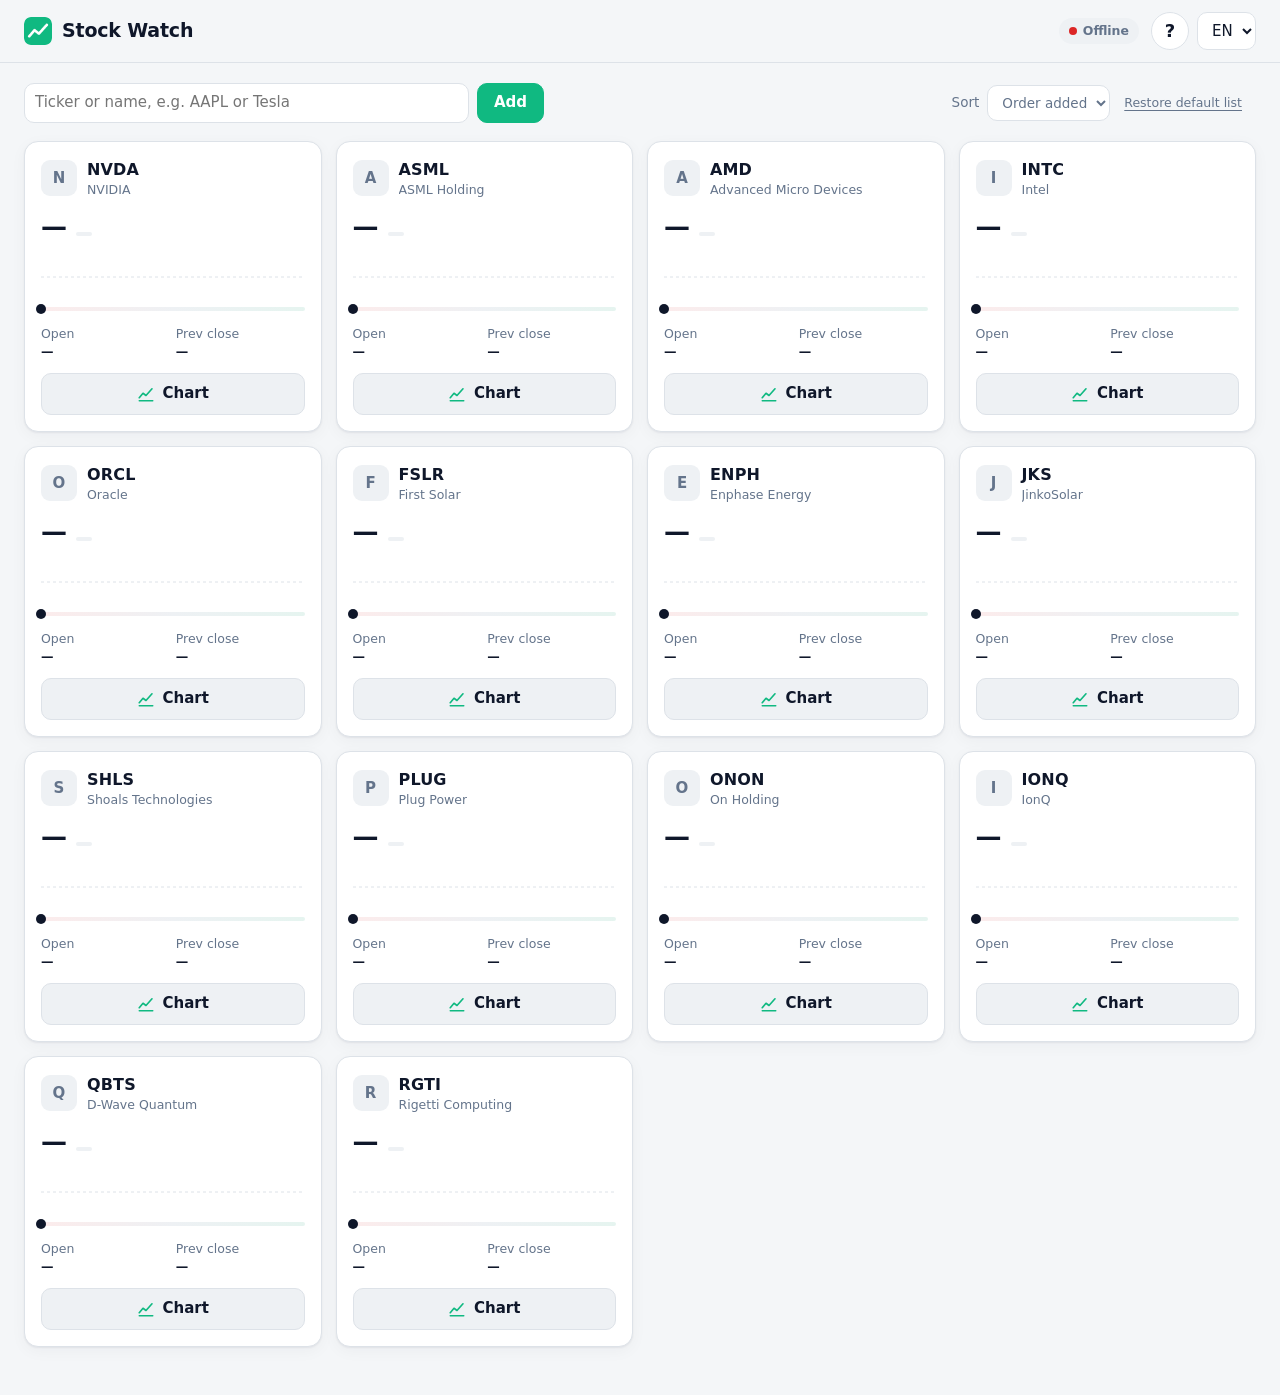
<file: index.html>
<!doctype html>
<html lang="en">
<head>
  <meta charset="utf-8">
  <meta name="viewport" content="width=device-width, initial-scale=1">
  <title>Stock Watch</title>
  <meta name="description" content="Real-time stock watchlist">
  <meta name="theme-color" content="#0b0f14">
  <link rel="manifest" href="manifest.webmanifest">
  <link rel="icon" type="image/png" href="icons/icon-192.png">
  <link rel="apple-touch-icon" href="icons/icon-192.png">
  <link rel="stylesheet" href="style.css">
</head>
<body>
  <header class="topbar">
    <div class="brand">
      <img src="icons/icon-192.png" width="28" height="28" alt="">
      <h1 data-i18n="title">Stock Watch</h1>
    </div>
    <div class="status">
      <span id="market-status" class="pill" hidden></span>
      <span id="conn-status" class="pill conn"><span class="dot"></span><span class="label"></span></span>
    </div>
    <div class="actions">
      <button id="install" type="button" class="btn primary" data-i18n="install" hidden>Install app</button>
      <a id="help" class="help-btn" href="help.html" target="_blank" rel="noopener" data-i18n-title="help" title="Help">?</a>
      <select id="lang" aria-label="Language">
        <option value="en">EN</option>
        <option value="he">HE</option>
      </select>
    </div>
  </header>

  <main>
    <div class="toolbar">
      <form id="add-form" class="add-form" autocomplete="off">
        <div class="search-wrap">
          <input id="add-input" type="text" spellcheck="false" data-i18n-placeholder="addPlaceholder" aria-autocomplete="list" aria-controls="suggestions">
          <ul id="suggestions" class="suggestions" role="listbox" hidden></ul>
        </div>
        <button type="submit" class="btn primary" data-i18n="add"></button>
      </form>
      <div class="toolbar-right">
        <label class="sort">
          <span data-i18n="sortBy"></span>
          <select id="sort">
            <option value="manual" data-i18n="sortManual"></option>
            <option value="change-desc" data-i18n="sortGainers"></option>
            <option value="change-asc" data-i18n="sortLosers"></option>
            <option value="symbol" data-i18n="sortSymbol"></option>
          </select>
        </label>
        <button type="button" id="reset-list" class="link-btn small" data-i18n="resetList"></button>
        <span id="updated" class="muted small"></span>
      </div>
    </div>

    <div id="grid" class="grid"></div>
    <p id="empty" class="empty muted" data-i18n="empty" hidden></p>
  </main>

  <div id="toast" class="toast" role="status" hidden>
    <span class="msg"></span>
    <button type="button" class="undo" hidden></button>
  </div>

  <dialog id="detail" class="detail" aria-labelledby="detail-symbol">
    <div class="detail-body">
      <div class="detail-head">
        <div>
          <div id="detail-symbol" class="detail-symbol" dir="ltr"></div>
          <div class="detail-name muted" dir="auto"></div>
        </div>
        <button type="button" class="detail-close" data-i18n-title="close" aria-label="Close">&times;</button>
      </div>
      <div class="detail-quote">
        <span class="detail-price" dir="ltr"></span>
        <span class="detail-change" dir="ltr"></span>
        <span class="detail-period muted"></span>
      </div>
      <div class="detail-ext ext small" hidden>
        <span class="ext-label muted"></span>
        <span class="ext-price" dir="ltr"></span>
        <span class="ext-change" dir="ltr"></span>
      </div>
      <div class="ranges" role="tablist"></div>
      <div class="chart-wrap">
        <svg id="chart" aria-hidden="true"></svg>
        <div class="chart-tip" hidden><span class="tip-price" dir="ltr"></span><span class="tip-time muted"></span></div>
        <p class="chart-msg muted" hidden></p>
      </div>
      <dl class="detail-stats"></dl>
    </div>
  </dialog>

  <template id="card-tpl">
    <article class="card" tabindex="0">
      <button type="button" class="remove" aria-label="Remove">&times;</button>
      <div class="card-head">
        <div class="logo"></div>
        <div class="ident">
          <div class="symbol" dir="ltr"></div>
          <div class="name muted" dir="auto"></div>
        </div>
      </div>
      <div class="price-row">
        <span class="price" dir="ltr">—</span>
        <span class="change" dir="ltr"></span>
        <span class="delayed pill small" data-i18n="delayed" hidden></span>
      </div>
      <div class="ext small" hidden>
        <span class="ext-label muted"></span>
        <span class="ext-price" dir="ltr"></span>
        <span class="ext-change" dir="ltr"></span>
      </div>
      <svg class="spark" viewBox="0 0 100 32" preserveAspectRatio="none" aria-hidden="true">
        <line class="base" x1="0" x2="100" y1="16" y2="16"></line>
        <polyline class="line" points=""></polyline>
      </svg>
      <div class="range" dir="ltr">
        <div class="range-bar"><span class="range-mark"></span></div>
        <div class="range-labels muted small"><span class="low"></span><span class="high"></span></div>
      </div>
      <dl class="stats small">
        <div><dt class="muted" data-i18n="open"></dt><dd class="open" dir="ltr">—</dd></div>
        <div><dt class="muted" data-i18n="prevClose"></dt><dd class="pc" dir="ltr">—</dd></div>
      </dl>
      <button type="button" class="chart-btn">
        <svg viewBox="0 0 24 24" width="18" height="18" aria-hidden="true"><path d="M3 17l5-6 4 3 8-9" fill="none" stroke="currentColor" stroke-width="2.2" stroke-linecap="round" stroke-linejoin="round"/><path d="M3 21h18" stroke="currentColor" stroke-width="2" stroke-linecap="round"/></svg>
        <span data-i18n="chart"></span>
      </button>
    </article>
  </template>

  <script src="i18n.js"></script>
  <script src="detail.js"></script>
  <script src="app.js"></script>
</body>
</html>
</file>
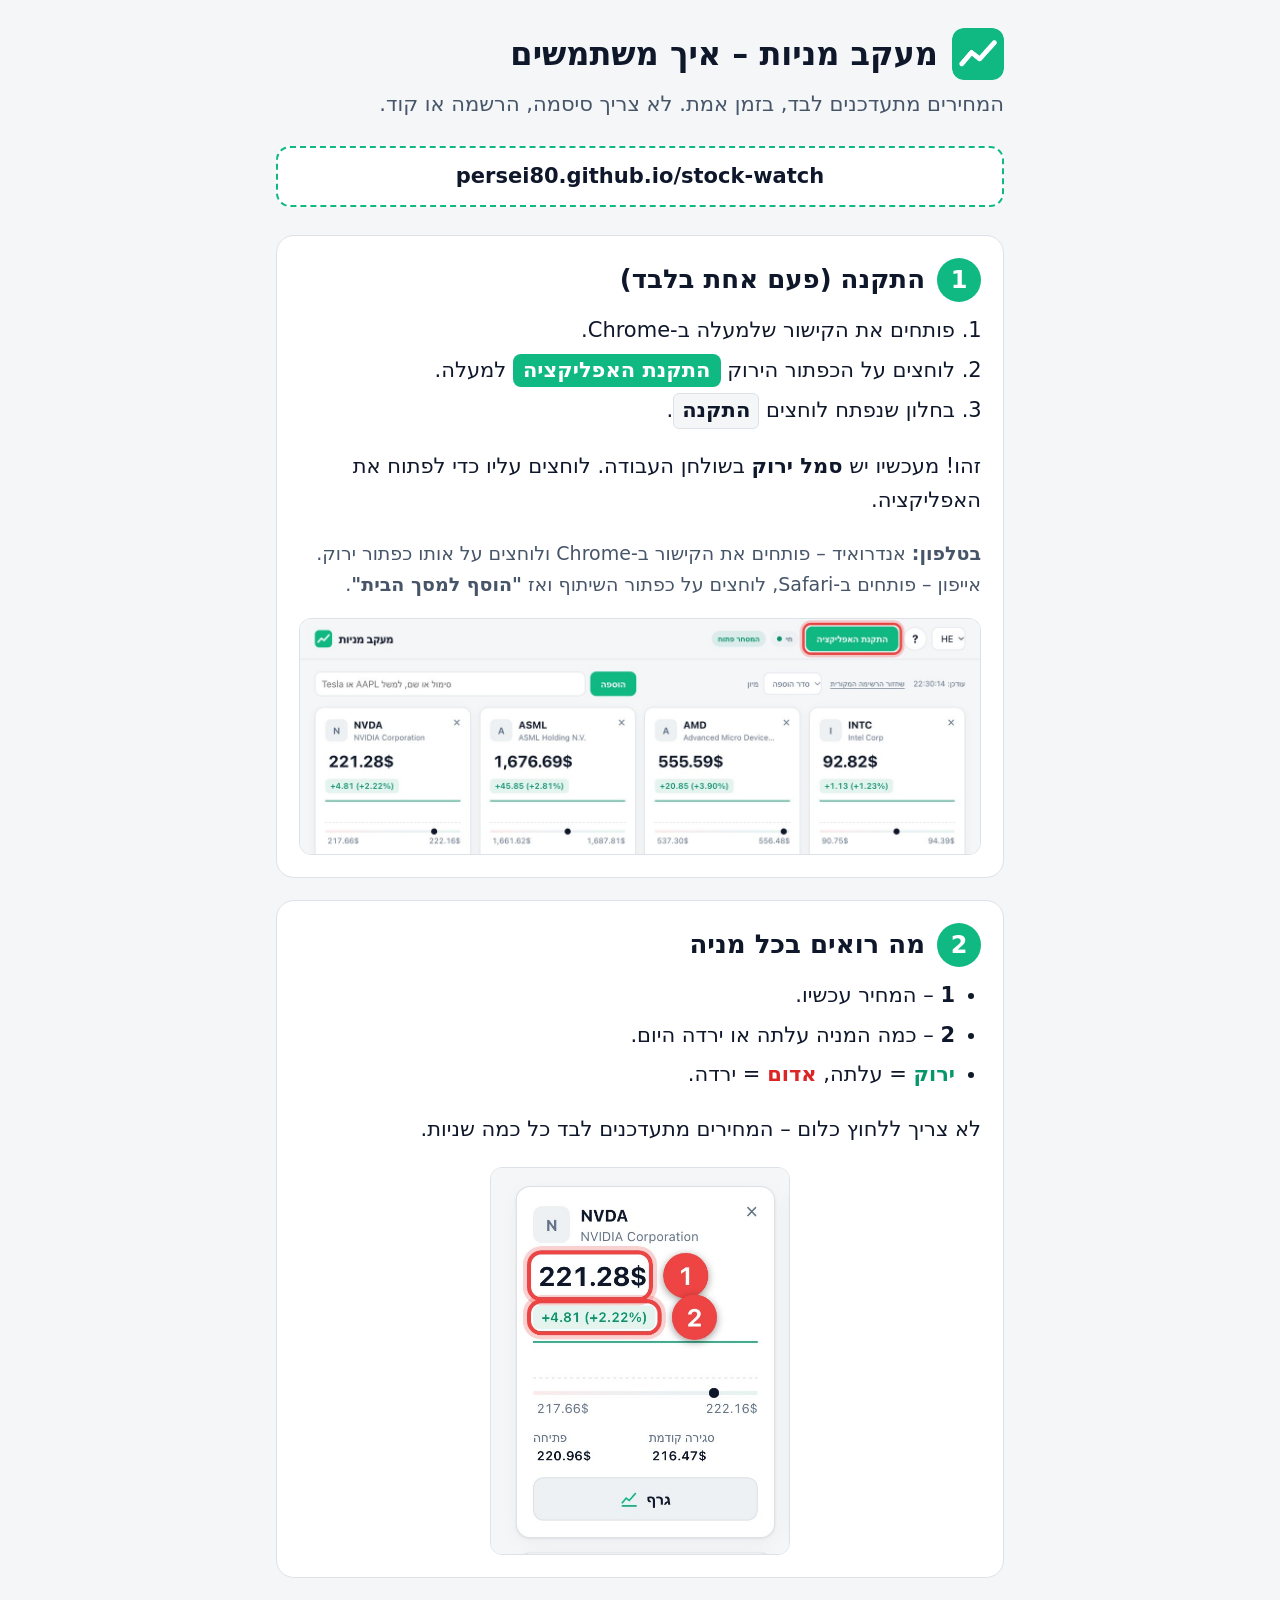
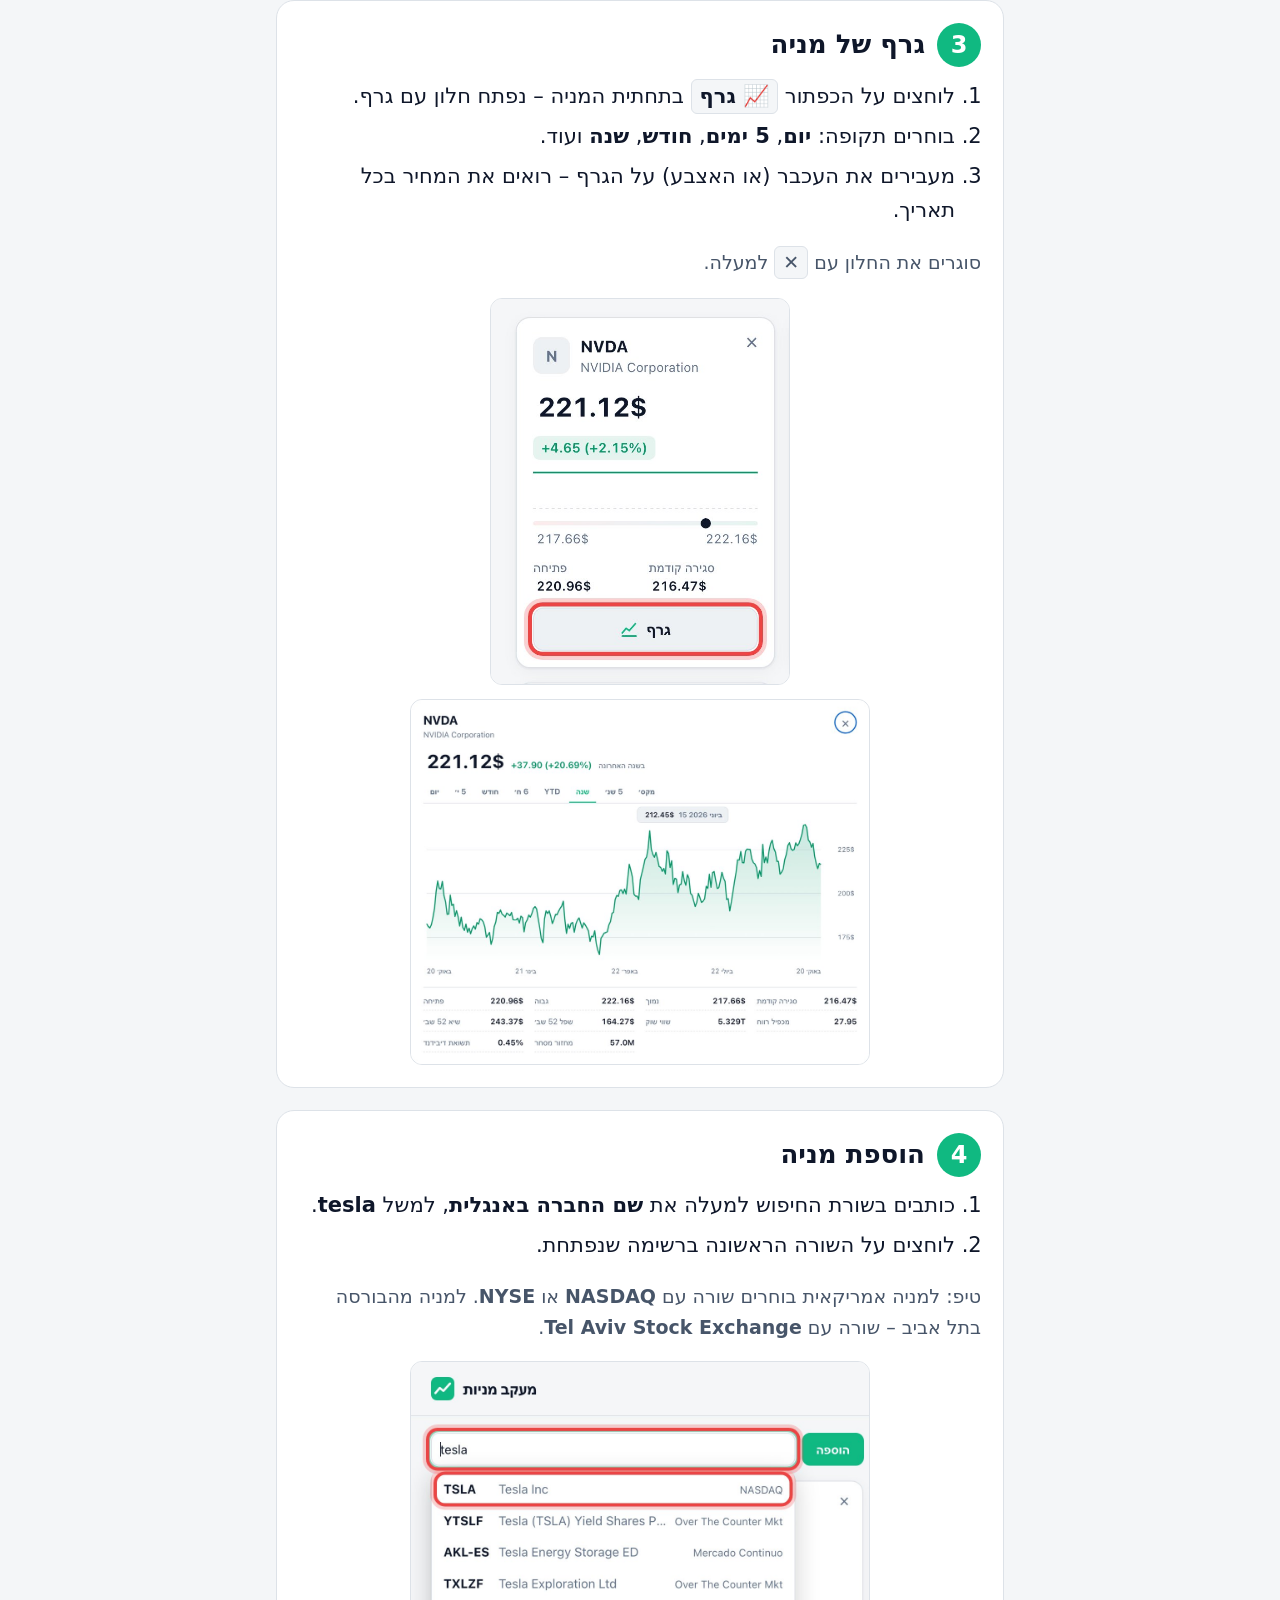
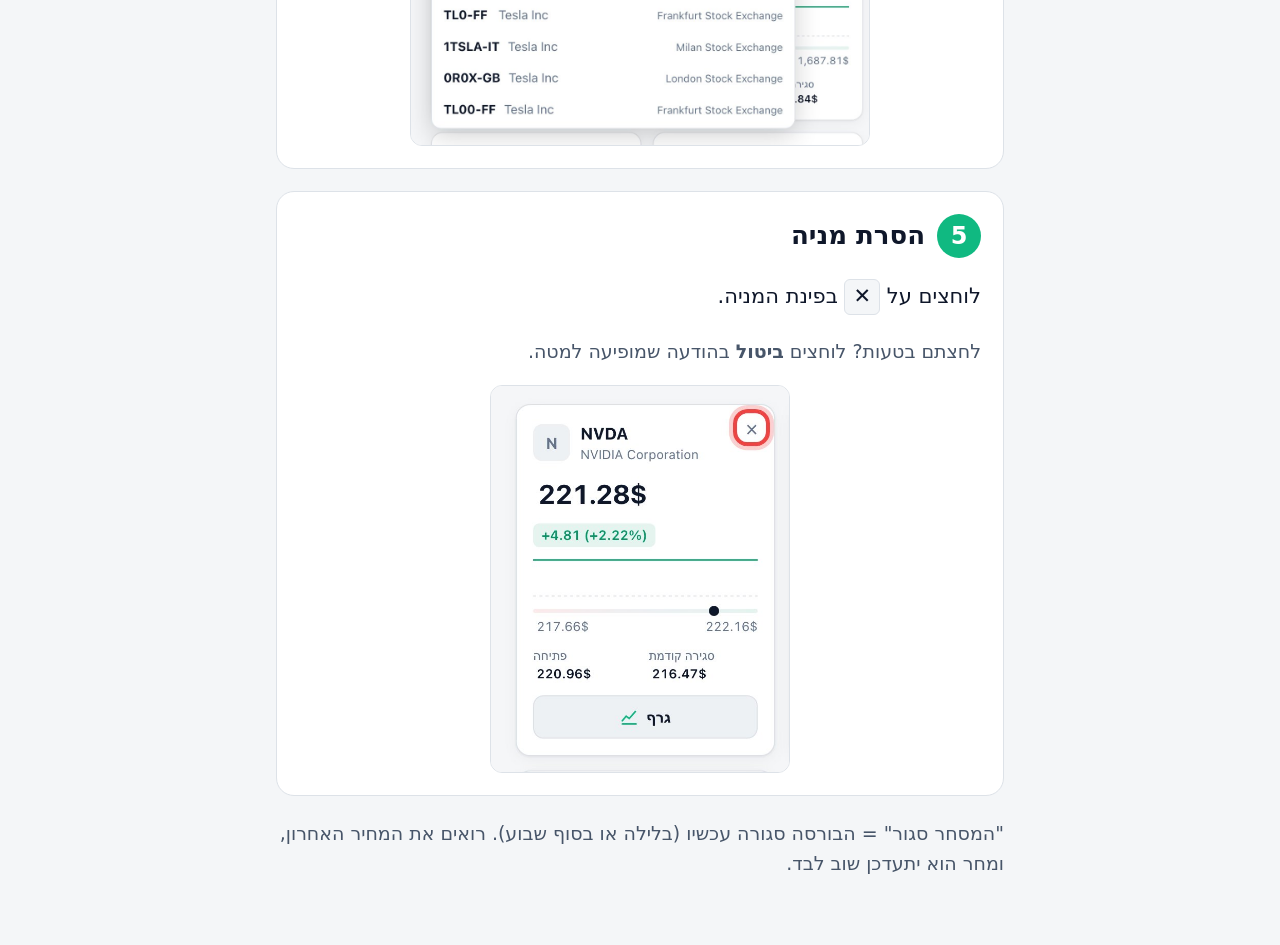
<file: help.html>
<!doctype html>
<html lang="he" dir="rtl">
<head>
  <meta charset="utf-8">
  <meta name="viewport" content="width=device-width, initial-scale=1">
  <title>איך משתמשים – מעקב מניות</title>
  <link rel="icon" type="image/png" href="icons/icon-192.png">
  <style>
    :root {
      --bg: #f4f6f8;
      --surface: #ffffff;
      --border: #dde2e8;
      --text: #0f172a;
      --muted: #475569;
      --accent: #10b981;
      --up: #059669;
      --down: #dc2626;
    }
    * { box-sizing: border-box; }
    body {
      margin: 0;
      background: var(--bg);
      color: var(--text);
      font: 21px/1.6 system-ui, -apple-system, "Segoe UI", Arial, sans-serif;
    }
    main { max-width: 760px; margin: 0 auto; padding: 28px 16px 48px; }
    header { display: flex; align-items: center; gap: 14px; margin-bottom: 8px; }
    header img { width: 52px; height: 52px; border-radius: 12px; }
    h1 { margin: 0; font-size: 32px; line-height: 1.2; }
    .lead { color: var(--muted); margin: 4px 0 24px; }
    .link {
      display: block;
      background: var(--surface);
      border: 2px dashed var(--accent);
      border-radius: 14px;
      padding: 12px 16px;
      margin-bottom: 28px;
      font-weight: 700;
      direction: ltr;
      text-align: center;
      color: var(--text);
      text-decoration: none;
      word-break: break-all;
    }
    section {
      background: var(--surface);
      border: 1px solid var(--border);
      border-radius: 18px;
      padding: 22px;
      margin-bottom: 22px;
      break-inside: avoid;
    }
    h2 { display: flex; align-items: center; gap: 12px; margin: 0 0 12px; font-size: 26px; }
    .num {
      flex: none;
      width: 44px;
      height: 44px;
      border-radius: 50%;
      background: var(--accent);
      color: #fff;
      display: grid;
      place-items: center;
      font-size: 24px;
    }
    ol, ul { margin: 0 0 14px; padding-inline-start: 26px; }
    li { margin-bottom: 6px; }
    img.shot {
      display: block;
      max-width: 100%;
      margin: 14px auto 0;
      border: 1px solid var(--border);
      border-radius: 12px;
    }
    img.shot.small { max-width: 300px; }
    img.shot.medium { max-width: 460px; }
    .red { color: var(--down); font-weight: 700; }
    .green { color: var(--up); font-weight: 700; }
    .btn-like {
      display: inline-block;
      background: var(--accent);
      color: #fff;
      border-radius: 8px;
      padding: 0 10px;
      font-weight: 700;
    }
    .key {
      display: inline-block;
      border: 1px solid var(--border);
      border-radius: 6px;
      padding: 0 8px;
      background: var(--bg);
      font-weight: 700;
    }
    .tip { color: var(--muted); font-size: 19px; }
    .en { direction: ltr; unicode-bidi: isolate; font-weight: 700; white-space: nowrap; }
    @page { margin: 12mm; }
    @media print {
      body { background: #fff; font-size: 15px; line-height: 1.5; }
      main { padding: 0; }
      header img { width: 40px; height: 40px; }
      h1 { font-size: 26px; }
      .lead { margin-bottom: 12px; }
      .link { margin-bottom: 14px; padding: 8px; }
      section { padding: 12px 16px; margin-bottom: 12px; }
      h2 { font-size: 20px; margin-bottom: 6px; }
      .num { width: 32px; height: 32px; font-size: 18px; }
      ol, ul { margin-bottom: 6px; }
      li { margin-bottom: 2px; }
      p { margin: 6px 0; }
      .tip { font-size: 14px; }
      img.shot { max-height: 210px; margin-top: 8px; }
      img.shot.small { max-height: 190px; }
      img.shot.medium { max-height: 260px; }
    }
  </style>
</head>
<body>
  <main>
    <header>
      <img src="icons/icon-192.png" alt="">
      <h1>מעקב מניות – איך משתמשים</h1>
    </header>
    <p class="lead">המחירים מתעדכנים לבד, בזמן אמת. לא צריך סיסמה, הרשמה או קוד.</p>

    <a class="link" href="https://persei80.github.io/stock-watch/">persei80.github.io/stock-watch</a>

    <section>
      <h2><span class="num">1</span> התקנה (פעם אחת בלבד)</h2>
      <ol>
        <li>פותחים את הקישור שלמעלה ב-Chrome.</li>
        <li>לוחצים על הכפתור הירוק <span class="btn-like">התקנת האפליקציה</span> למעלה.</li>
        <li>בחלון שנפתח לוחצים <span class="key">התקנה</span>.</li>
      </ol>
      <p>זהו! מעכשיו יש <b>סמל ירוק</b> בשולחן העבודה. לוחצים עליו כדי לפתוח את האפליקציה.</p>
      <p class="tip"><b>בטלפון:</b> אנדרואיד – פותחים את הקישור ב-Chrome ולוחצים על אותו כפתור ירוק. אייפון – פותחים ב-Safari, לוחצים על כפתור השיתוף ואז <b>"הוסף למסך הבית"</b>.</p>
      <img class="shot" src="help/install.jpg" alt="הכפתור התקנת האפליקציה בראש המסך">
    </section>

    <section>
      <h2><span class="num">2</span> מה רואים בכל מניה</h2>
      <ul>
        <li><b>1</b> – המחיר עכשיו.</li>
        <li><b>2</b> – כמה המניה עלתה או ירדה היום.</li>
        <li><span class="green">ירוק</span> = עלתה, <span class="red">אדום</span> = ירדה.</li>
      </ul>
      <p>לא צריך ללחוץ כלום – המחירים מתעדכנים לבד כל כמה שניות.</p>
      <img class="shot small" src="help/card.jpg" alt="כרטיס מניה עם מחיר ושינוי יומי">
    </section>

    <section>
      <h2><span class="num">3</span> גרף של מניה</h2>
      <ol>
        <li>לוחצים על הכפתור <span class="key">📈 גרף</span> בתחתית המניה – נפתח חלון עם גרף.</li>
        <li>בוחרים תקופה: <b>יום</b>, <b>5 ימים</b>, <b>חודש</b>, <b>שנה</b> ועוד.</li>
        <li>מעבירים את העכבר (או האצבע) על הגרף – רואים את המחיר בכל תאריך.</li>
      </ol>
      <p class="tip">סוגרים את החלון עם <span class="key">✕</span> למעלה.</p>
      <img class="shot small" src="help/chartbtn.jpg" alt="הכפתור גרף בתחתית כרטיס המניה">
      <img class="shot medium" src="help/chart.jpg" alt="חלון גרף של מניה עם בחירת תקופה">
    </section>

    <section>
      <h2><span class="num">4</span> הוספת מניה</h2>
      <ol>
        <li>כותבים בשורת החיפוש למעלה את <b>שם החברה באנגלית</b>, למשל <span class="en">tesla</span>.</li>
        <li>לוחצים על השורה הראשונה ברשימה שנפתחת.</li>
      </ol>
      <p class="tip">טיפ: למניה אמריקאית בוחרים שורה עם <span class="en">NASDAQ</span> או <span class="en">NYSE</span>. למניה מהבורסה בתל אביב – שורה עם <span class="en">Tel Aviv Stock Exchange</span>.</p>
      <img class="shot medium" src="help/add.jpg" alt="חיפוש tesla ובחירת השורה הראשונה">
    </section>

    <section>
      <h2><span class="num">5</span> הסרת מניה</h2>
      <p>לוחצים על <span class="key">✕</span> בפינת המניה.</p>
      <p class="tip">לחצתם בטעות? לוחצים <b>ביטול</b> בהודעה שמופיעה למטה.</p>
      <img class="shot small" src="help/remove.jpg" alt="כפתור ההסרה בפינת כרטיס המניה">
    </section>

    <p class="tip">"המסחר סגור" = הבורסה סגורה עכשיו (בלילה או בסוף שבוע). רואים את המחיר האחרון, ומחר הוא יתעדכן שוב לבד.</p>
  </main>
</body>
</html>
</file>
<file: style.css>
:root {
  --bg: #f4f6f8;
  --surface: #ffffff;
  --surface-2: #eef1f4;
  --border: #dde2e8;
  --text: #0f172a;
  --muted: #64748b;
  --accent: #10b981;
  --up: #059669;
  --up-bg: rgba(5, 150, 105, 0.1);
  --down: #dc2626;
  --down-bg: rgba(220, 38, 38, 0.09);
  --shadow: 0 1px 2px rgba(15, 23, 42, 0.06), 0 4px 16px rgba(15, 23, 42, 0.04);
  --radius: 14px;
  color-scheme: light;
}

@media (prefers-color-scheme: dark) {
  :root {
    --bg: #0b0f14;
    --surface: #131a22;
    --surface-2: #1b2430;
    --border: #243040;
    --text: #e6edf3;
    --muted: #8b98a8;
    --up: #34d399;
    --up-bg: rgba(52, 211, 153, 0.12);
    --down: #f87171;
    --down-bg: rgba(248, 113, 113, 0.12);
    --shadow: none;
    color-scheme: dark;
  }
}

* { box-sizing: border-box; }

html, body { margin: 0; }

body {
  background: var(--bg);
  color: var(--text);
  text-align: left; /* inherited as "left", so Hebrew text doesn't shift the layout */
  font: 15px/1.45 system-ui, -apple-system, "Segoe UI", Roboto, "Noto Sans Hebrew", Arial, sans-serif;
  -webkit-font-smoothing: antialiased;
}

a { color: var(--accent); }
.muted { color: var(--muted); }
.small { font-size: 12.5px; }

/* ---------- top bar ---------- */

.topbar {
  position: sticky;
  top: 0;
  z-index: 10;
  display: flex;
  align-items: center;
  gap: 12px;
  padding: 12px 24px;
  background: color-mix(in srgb, var(--bg) 85%, transparent);
  backdrop-filter: blur(10px);
  border-bottom: 1px solid var(--border);
}

.brand { display: flex; align-items: center; gap: 10px; }
.brand img { border-radius: 7px; }
.brand h1 { margin: 0; font-size: 19px; font-weight: 700; letter-spacing: -0.01em; }

.status { display: flex; gap: 8px; flex-wrap: wrap; margin-inline-start: auto; }
.actions { display: flex; align-items: center; gap: 8px; }

.pill {
  display: inline-flex;
  align-items: center;
  gap: 6px;
  padding: 4px 10px;
  border-radius: 999px;
  font-size: 12.5px;
  font-weight: 600;
  background: var(--surface-2);
  color: var(--muted);
  white-space: nowrap;
}
.pill.market.open { background: var(--up-bg); color: var(--up); }
.pill.market.ext { background: rgba(245, 158, 11, 0.14); color: #d97706; }

.conn .dot { width: 8px; height: 8px; border-radius: 50%; background: var(--muted); }
.conn[data-kind="live"] .dot { background: var(--up); animation: pulse 2s infinite; }
.conn[data-kind="connecting"] .dot { background: #f59e0b; }
.conn[data-kind="offline"] .dot { background: var(--down); }

@keyframes pulse {
  0% { box-shadow: 0 0 0 0 color-mix(in srgb, var(--up) 60%, transparent); }
  70% { box-shadow: 0 0 0 6px transparent; }
  100% { box-shadow: 0 0 0 0 transparent; }
}

select, input, button { font: inherit; color: inherit; }

select, input[type="text"] {
  text-align: left;
  background: var(--surface);
  border: 1px solid var(--border);
  border-radius: 10px;
  padding: 8px 10px;
}
select { padding-inline-end: 6px; cursor: pointer; }
input[type="text"]:focus, select:focus { outline: 2px solid color-mix(in srgb, var(--accent) 50%, transparent); outline-offset: 1px; }

.btn {
  border: 1px solid var(--border);
  background: var(--surface);
  border-radius: 10px;
  padding: 8px 16px;
  font-weight: 600;
  cursor: pointer;
  white-space: nowrap;
}
.btn:hover { background: var(--surface-2); }
.btn.primary { background: var(--accent); border-color: var(--accent); color: #fff; }
.btn.primary:hover { filter: brightness(1.07); }

.help-btn {
  display: grid;
  place-items: center;
  width: 38px;
  height: 38px;
  border: 1px solid var(--border);
  border-radius: 50%;
  background: var(--surface);
  color: var(--text);
  font-weight: 700;
  font-size: 18px;
  text-decoration: none;
}
.help-btn:hover { background: var(--surface-2); }

.link-btn {
  border: 0;
  background: none;
  padding: 0;
  color: var(--muted);
  text-decoration: underline;
  text-underline-offset: 3px;
  cursor: pointer;
}
.link-btn:hover { color: var(--text); }

/* ---------- layout ---------- */

main { max-width: 1280px; margin: 0 auto; padding: 20px 24px 48px; }

.toolbar {
  display: flex;
  flex-wrap: wrap;
  gap: 12px;
  align-items: center;
  justify-content: space-between;
  margin-bottom: 18px;
}

.add-form { display: flex; gap: 8px; flex: 1 1 360px; max-width: 520px; }
.search-wrap { position: relative; flex: 1; }
.search-wrap input { width: 100%; }

.suggestions {
  position: absolute;
  inset-inline: 0;
  top: calc(100% + 4px);
  z-index: 20;
  margin: 0;
  padding: 4px;
  list-style: none;
  background: var(--surface);
  border: 1px solid var(--border);
  border-radius: 12px;
  box-shadow: 0 8px 30px rgba(0, 0, 0, 0.18);
  max-height: 320px;
  overflow-y: auto;
}
.suggestions li {
  display: flex;
  gap: 10px;
  align-items: baseline;
  padding: 8px 10px;
  border-radius: 8px;
  cursor: pointer;
}
.suggestions li strong { min-width: 56px; }
.suggestions li span { flex: 1; overflow: hidden; text-overflow: ellipsis; white-space: nowrap; }
.suggestions li .exch { flex: none; }
.suggestions li:hover, .suggestions li[aria-selected="true"] { background: var(--surface-2); }
.suggestions li.in-list { opacity: 0.5; }

.toolbar-right { display: flex; gap: 14px; align-items: center; flex-wrap: wrap; }
.sort { display: flex; gap: 8px; align-items: center; color: var(--muted); font-size: 13.5px; }

.grid {
  display: grid;
  grid-template-columns: repeat(auto-fill, minmax(250px, 1fr));
  gap: 14px;
}

.empty { text-align: center; padding: 60px 0; }

/* ---------- card ---------- */

.card {
  position: relative;
  background: var(--surface);
  border: 1px solid var(--border);
  border-radius: var(--radius);
  padding: 16px;
  box-shadow: var(--shadow);
  display: flex;
  flex-direction: column;
  gap: 10px;
  min-width: 0;
  transition: border-color 0.2s;
}
.card:hover { border-color: color-mix(in srgb, var(--muted) 45%, var(--border)); }

.card.flash-up { animation: flash-up 0.9s ease-out; }
.card.flash-down { animation: flash-down 0.9s ease-out; }
@keyframes flash-up { from { background: var(--up-bg); } to { background: var(--surface); } }
@keyframes flash-down { from { background: var(--down-bg); } to { background: var(--surface); } }

.remove {
  position: absolute;
  top: 8px;
  inset-inline-end: 8px;
  width: 28px;
  height: 28px;
  border: 0;
  border-radius: 8px;
  background: transparent;
  color: var(--muted);
  font-size: 20px;
  line-height: 1;
  cursor: pointer;
  opacity: 0;
  transition: opacity 0.15s;
}
.card:hover .remove, .remove:focus-visible { opacity: 1; }
.remove:hover { background: var(--down-bg); color: var(--down); }
@media (hover: none) { .remove { opacity: 0.7; } }

.card-head { display: flex; gap: 10px; align-items: center; padding-inline-end: 24px; }
.logo {
  flex: none;
  width: 36px;
  height: 36px;
  border-radius: 9px;
  background: var(--surface-2);
  display: grid;
  place-items: center;
  font-weight: 700;
  color: var(--muted);
  overflow: hidden;
}
.logo img { width: 100%; height: 100%; object-fit: contain; background: #fff; }
.ident { min-width: 0; }
.symbol { font-weight: 700; font-size: 16px; letter-spacing: 0.01em; }
.name { font-size: 12.5px; white-space: nowrap; overflow: hidden; text-overflow: ellipsis; }

.price-row { display: flex; align-items: baseline; gap: 10px; flex-wrap: wrap; }
.price { font-size: 26px; font-weight: 700; letter-spacing: -0.02em; font-variant-numeric: tabular-nums; }
.change {
  font-size: 13px;
  font-weight: 600;
  padding: 2px 8px;
  border-radius: 6px;
  font-variant-numeric: tabular-nums;
  background: var(--surface-2);
  color: var(--muted);
}
.card[data-dir="up"] .change { background: var(--up-bg); color: var(--up); }
.card[data-dir="down"] .change { background: var(--down-bg); color: var(--down); }

.delayed { padding: 2px 8px; font-weight: 500; }

.ext { display: flex; gap: 8px; align-items: baseline; margin-top: -4px; font-variant-numeric: tabular-nums; }
.ext-price { font-weight: 600; }
.ext-change[data-dir="up"] { color: var(--up); }
.ext-change[data-dir="down"] { color: var(--down); }

.spark { width: 100%; height: 40px; overflow: visible; }
.spark .line { fill: none; stroke: var(--muted); stroke-width: 1.6; vector-effect: non-scaling-stroke; stroke-linejoin: round; }
.card[data-dir="up"] .spark .line { stroke: var(--up); }
.card[data-dir="down"] .spark .line { stroke: var(--down); }
.spark .base { stroke: var(--border); stroke-width: 1; stroke-dasharray: 3 3; vector-effect: non-scaling-stroke; }

.range-bar {
  position: relative;
  height: 4px;
  border-radius: 2px;
  background: linear-gradient(90deg, var(--down-bg), var(--surface-2), var(--up-bg));
}
.range-mark {
  position: absolute;
  top: 50%;
  width: 10px;
  height: 10px;
  border-radius: 50%;
  background: var(--text);
  transform: translate(-50%, -50%);
  transition: left 0.4s ease;
}
.range-labels { display: flex; justify-content: space-between; margin-top: 4px; font-variant-numeric: tabular-nums; }

.stats { display: grid; grid-template-columns: 1fr 1fr; gap: 6px; margin: 0; }
.stats div { display: flex; flex-direction: column; }
.stats dd { margin: 0; font-weight: 600; font-variant-numeric: tabular-nums; }

/* ---------- toast ---------- */

.toast {
  position: fixed;
  bottom: 20px;
  left: 50%;
  transform: translateX(-50%);
  z-index: 50;
  display: flex;
  gap: 14px;
  align-items: center;
  padding: 10px 16px;
  border-radius: 12px;
  background: #111827;
  color: #f9fafb;
  box-shadow: 0 8px 30px rgba(0, 0, 0, 0.3);
  max-width: calc(100vw - 32px);
}
.toast .undo {
  border: 0;
  background: none;
  color: #6ee7b7;
  font-weight: 700;
  cursor: pointer;
  padding: 0;
}

/* ---------- detail window ---------- */

.card { cursor: pointer; }
.chart-btn {
  display: flex;
  align-items: center;
  justify-content: center;
  gap: 8px;
  width: 100%;
  margin-top: 2px;
  padding: 9px 12px;
  border: 1px solid var(--border);
  border-radius: 10px;
  background: var(--surface-2);
  color: var(--text);
  font-weight: 600;
  cursor: pointer;
}
.chart-btn svg { color: var(--accent); }
.card:hover .chart-btn, .chart-btn:focus-visible { border-color: var(--accent); }
.card:focus-visible { outline: 2px solid var(--accent); outline-offset: 2px; }

.detail {
  border: 1px solid var(--border);
  border-radius: 18px;
  background: var(--surface);
  color: var(--text);
  padding: 0;
  width: min(820px, calc(100vw - 32px));
  max-height: calc(100vh - 32px);
}
.detail::backdrop { background: rgba(0, 0, 0, 0.5); }
.detail-body { padding: 20px 22px 22px; display: flex; flex-direction: column; gap: 12px; }
.detail-head { display: flex; justify-content: space-between; align-items: flex-start; gap: 12px; }
.detail-symbol { font-size: 22px; font-weight: 700; }
.detail-name { font-size: 14px; }
.detail-close {
  flex: none;
  width: 40px;
  height: 40px;
  border: 1px solid var(--border);
  border-radius: 50%;
  background: var(--surface);
  color: var(--muted);
  font-size: 24px;
  line-height: 1;
  cursor: pointer;
}
.detail-close:hover { color: var(--text); background: var(--surface-2); }
.detail-quote { display: flex; align-items: baseline; gap: 12px; flex-wrap: wrap; }
.detail-price { font-size: 34px; font-weight: 700; letter-spacing: -0.02em; font-variant-numeric: tabular-nums; }
.detail-change { font-size: 16px; font-weight: 600; font-variant-numeric: tabular-nums; color: var(--muted); }
.detail-change[data-dir="up"] { color: var(--up); }
.detail-change[data-dir="down"] { color: var(--down); }
.detail-period { font-size: 14px; }

.ranges { display: flex; gap: 4px; border-bottom: 1px solid var(--border); overflow-x: auto; scrollbar-width: none; }
.ranges button {
  flex: none;
  border: 0;
  background: none;
  padding: 8px 12px;
  font-weight: 600;
  font-size: 14px;
  color: var(--muted);
  border-bottom: 3px solid transparent;
  margin-bottom: -1px;
  cursor: pointer;
}
.ranges button:hover { color: var(--text); }
.ranges button[aria-selected="true"] { color: var(--accent); border-bottom-color: var(--accent); }

.chart-wrap { position: relative; height: 300px; touch-action: pan-y; user-select: none; }
#chart { display: block; overflow: visible; }
#chart .grid { stroke: var(--border); stroke-width: 1; }
#chart .baseline { stroke: var(--muted); stroke-width: 1; stroke-dasharray: 3 4; opacity: 0.7; }
#chart .ylab, #chart .xlab { fill: var(--muted); font-size: 12px; font-variant-numeric: tabular-nums; }
#chart .cross { stroke: var(--muted); stroke-width: 1; }
.chart-tip {
  position: absolute;
  top: -6px;
  display: flex;
  gap: 8px;
  align-items: baseline;
  padding: 4px 10px;
  border-radius: 8px;
  background: var(--surface-2);
  border: 1px solid var(--border);
  font-size: 13px;
  font-weight: 600;
  white-space: nowrap;
  pointer-events: none;
}
.chart-msg { position: absolute; inset: 0; display: grid; place-items: center; margin: 0; }

.detail-stats {
  display: grid;
  grid-template-columns: repeat(auto-fill, minmax(150px, 1fr));
  gap: 10px 20px;
  margin: 4px 0 0;
  padding-top: 14px;
  border-top: 1px solid var(--border);
  font-size: 14px;
}
.detail-stats div { display: flex; justify-content: space-between; gap: 8px; border-bottom: 1px dashed var(--border); padding-bottom: 6px; }
.detail-stats dd { margin: 0; font-weight: 600; font-variant-numeric: tabular-nums; }

@media (max-width: 640px) {
  .detail { width: 100vw; max-width: 100vw; height: 100dvh; max-height: 100dvh; border-radius: 0; border: 0; }
  .detail-body { padding: 14px 16px 24px; }
  .detail-price { font-size: 28px; }
  .ranges { gap: 0; justify-content: space-between; }
  .ranges button { padding: 8px 5px; font-size: 13px; }
  .chart-wrap { height: 230px; }
  .detail-stats { grid-template-columns: 1fr 1fr; gap: 8px 14px; font-size: 13px; }
}

[hidden] { display: none !important; }

/* ---------- small screens ---------- */

@media (max-width: 640px) {
  .topbar { padding: 10px 16px; flex-wrap: wrap; }
  .status { order: 3; width: 100%; margin-inline-start: 0; }
  .actions { margin-inline-start: auto; }
  main { padding: 16px 16px 40px; }
  .add-form { flex-basis: 100%; max-width: none; }
  .grid { grid-template-columns: repeat(2, minmax(0, 1fr)); gap: 10px; }
  .card { padding: 12px; }
  .price { font-size: 21px; }
  .card-head { gap: 8px; }
  .logo { width: 30px; height: 30px; }
}
@media (max-width: 400px) {
  .grid { grid-template-columns: 1fr; }
}
</file>
